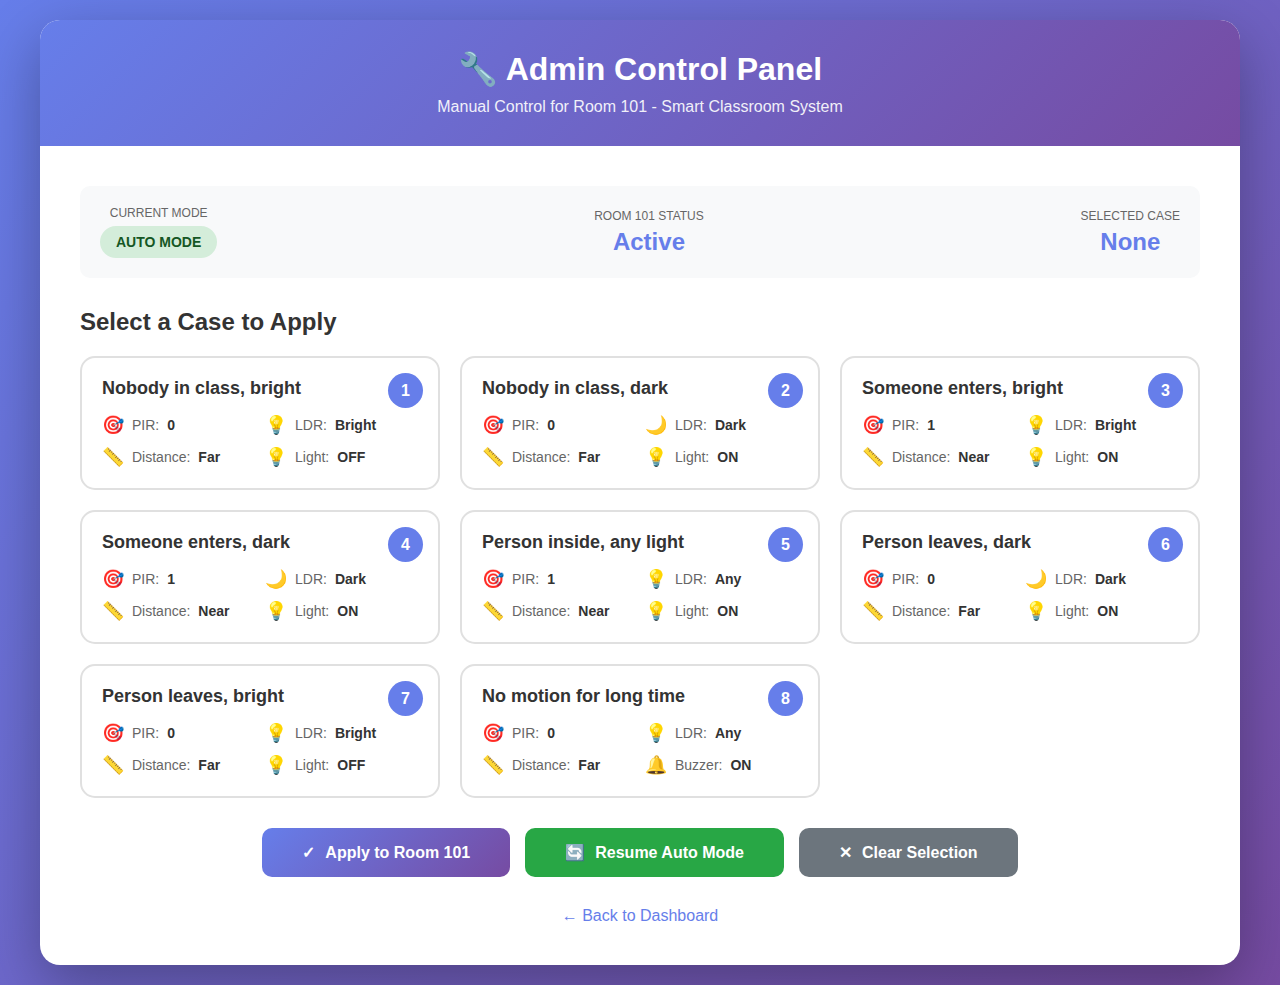
<file: admin_control_panel.html>
<!DOCTYPE html>
<html lang="en">
<head>
    <meta charset="UTF-8">
    <meta name="viewport" content="width=device-width, initial-scale=1.0">
    <title>Admin Control Panel - Room 101</title>
    <style>
        * {
            margin: 0;
            padding: 0;
            box-sizing: border-box;
        }
        
        body {
            font-family: 'Segoe UI', Tahoma, Geneva, Verdana, sans-serif;
            background: linear-gradient(135deg, #667eea 0%, #764ba2 100%);
            min-height: 100vh;
            padding: 20px;
        }
        
        .admin-container {
            max-width: 1200px;
            margin: 0 auto;
            background: white;
            border-radius: 20px;
            box-shadow: 0 20px 60px rgba(0,0,0,0.3);
            overflow: hidden;
        }
        
        .admin-header {
            background: linear-gradient(135deg, #667eea 0%, #764ba2 100%);
            color: white;
            padding: 30px;
            text-align: center;
        }
        
        .admin-header h1 {
            font-size: 32px;
            margin-bottom: 10px;
        }
        
        .admin-header p {
            opacity: 0.9;
            font-size: 16px;
        }
        
        .admin-content {
            padding: 40px;
        }
        
        .status-bar {
            background: #f8f9fa;
            border-radius: 10px;
            padding: 20px;
            margin-bottom: 30px;
            display: flex;
            justify-content: space-between;
            align-items: center;
        }
        
        .status-item {
            text-align: center;
        }
        
        .status-item .label {
            font-size: 12px;
            color: #666;
            text-transform: uppercase;
            margin-bottom: 5px;
        }
        
        .status-item .value {
            font-size: 24px;
            font-weight: bold;
            color: #667eea;
        }
        
        .mode-badge {
            display: inline-block;
            padding: 8px 16px;
            border-radius: 20px;
            font-weight: bold;
            font-size: 14px;
        }
        
        .mode-auto {
            background: #d4edda;
            color: #155724;
        }
        
        .mode-manual {
            background: #fff3cd;
            color: #856404;
        }
        
        .cases-grid {
            display: grid;
            grid-template-columns: repeat(auto-fit, minmax(300px, 1fr));
            gap: 20px;
            margin-bottom: 30px;
        }
        
        .case-card {
            background: white;
            border: 2px solid #e0e0e0;
            border-radius: 15px;
            padding: 20px;
            cursor: pointer;
            transition: all 0.3s ease;
            position: relative;
        }
        
        .case-card:hover {
            transform: translateY(-5px);
            box-shadow: 0 10px 25px rgba(0,0,0,0.1);
            border-color: #667eea;
        }
        
        .case-card.selected {
            border-color: #667eea;
            background: #f0f4ff;
        }
        
        .case-number {
            position: absolute;
            top: 15px;
            right: 15px;
            background: #667eea;
            color: white;
            width: 35px;
            height: 35px;
            border-radius: 50%;
            display: flex;
            align-items: center;
            justify-content: center;
            font-weight: bold;
        }
        
        .case-title {
            font-size: 18px;
            font-weight: bold;
            color: #333;
            margin-bottom: 15px;
            padding-right: 50px;
        }
        
        .case-details {
            display: grid;
            grid-template-columns: 1fr 1fr;
            gap: 10px;
        }
        
        .detail-item {
            display: flex;
            align-items: center;
            gap: 8px;
            font-size: 14px;
        }
        
        .detail-icon {
            font-size: 18px;
        }
        
        .detail-label {
            color: #666;
            font-weight: 500;
        }
        
        .detail-value {
            color: #333;
            font-weight: bold;
        }
        
        .control-buttons {
            display: flex;
            gap: 15px;
            justify-content: center;
            margin-top: 30px;
        }
        
        .btn {
            padding: 15px 40px;
            border: none;
            border-radius: 10px;
            font-size: 16px;
            font-weight: bold;
            cursor: pointer;
            transition: all 0.3s ease;
            display: flex;
            align-items: center;
            gap: 10px;
        }
        
        .btn-primary {
            background: linear-gradient(135deg, #667eea 0%, #764ba2 100%);
            color: white;
        }
        
        .btn-primary:hover {
            transform: scale(1.05);
            box-shadow: 0 5px 15px rgba(102, 126, 234, 0.4);
        }
        
        .btn-secondary {
            background: #6c757d;
            color: white;
        }
        
        .btn-secondary:hover {
            background: #5a6268;
        }
        
        .btn-success {
            background: #28a745;
            color: white;
        }
        
        .btn-success:hover {
            background: #218838;
        }
        
        .notification {
            position: fixed;
            top: 20px;
            right: 20px;
            background: white;
            padding: 20px 30px;
            border-radius: 10px;
            box-shadow: 0 10px 30px rgba(0,0,0,0.2);
            display: none;
            align-items: center;
            gap: 15px;
            z-index: 1000;
            animation: slideIn 0.3s ease;
        }
        
        @keyframes slideIn {
            from {
                transform: translateX(400px);
                opacity: 0;
            }
            to {
                transform: translateX(0);
                opacity: 1;
            }
        }
        
        .notification.show {
            display: flex;
        }
        
        .notification-icon {
            font-size: 24px;
        }
        
        .notification-text {
            font-size: 16px;
            font-weight: 500;
        }
        
        .dashboard-link {
            text-align: center;
            margin-top: 30px;
        }
        
        .dashboard-link a {
            color: #667eea;
            text-decoration: none;
            font-size: 16px;
            font-weight: 500;
        }
        
        .dashboard-link a:hover {
            text-decoration: underline;
        }
    </style>
</head>
<body>
    <div class="admin-container">
        <div class="admin-header">
            <h1>🔧 Admin Control Panel</h1>
            <p>Manual Control for Room 101 - Smart Classroom System</p>
        </div>
        
        <div class="admin-content">
            <div class="status-bar">
                <div class="status-item">
                    <div class="label">Current Mode</div>
                    <div class="value">
                        <span id="currentMode" class="mode-badge mode-auto">AUTO MODE</span>
                    </div>
                </div>
                <div class="status-item">
                    <div class="label">Room 101 Status</div>
                    <div class="value" id="room101Status">Active</div>
                </div>
                <div class="status-item">
                    <div class="label">Selected Case</div>
                    <div class="value" id="selectedCaseDisplay">None</div>
                </div>
            </div>
            
            <h2 style="margin-bottom: 20px; color: #333;">Select a Case to Apply</h2>
            
            <div class="cases-grid">
                <!-- Case 1 -->
                <div class="case-card" data-case="1">
                    <div class="case-number">1</div>
                    <div class="case-title">Nobody in class, bright</div>
                    <div class="case-details">
                        <div class="detail-item">
                            <span class="detail-icon">🎯</span>
                            <span class="detail-label">PIR:</span>
                            <span class="detail-value">0</span>
                        </div>
                        <div class="detail-item">
                            <span class="detail-icon">💡</span>
                            <span class="detail-label">LDR:</span>
                            <span class="detail-value">Bright</span>
                        </div>
                        <div class="detail-item">
                            <span class="detail-icon">📏</span>
                            <span class="detail-label">Distance:</span>
                            <span class="detail-value">Far</span>
                        </div>
                        <div class="detail-item">
                            <span class="detail-icon">💡</span>
                            <span class="detail-label">Light:</span>
                            <span class="detail-value">OFF</span>
                        </div>
                    </div>
                </div>
                
                <!-- Case 2 -->
                <div class="case-card" data-case="2">
                    <div class="case-number">2</div>
                    <div class="case-title">Nobody in class, dark</div>
                    <div class="case-details">
                        <div class="detail-item">
                            <span class="detail-icon">🎯</span>
                            <span class="detail-label">PIR:</span>
                            <span class="detail-value">0</span>
                        </div>
                        <div class="detail-item">
                            <span class="detail-icon">🌙</span>
                            <span class="detail-label">LDR:</span>
                            <span class="detail-value">Dark</span>
                        </div>
                        <div class="detail-item">
                            <span class="detail-icon">📏</span>
                            <span class="detail-label">Distance:</span>
                            <span class="detail-value">Far</span>
                        </div>
                        <div class="detail-item">
                            <span class="detail-icon">💡</span>
                            <span class="detail-label">Light:</span>
                            <span class="detail-value">ON</span>
                        </div>
                    </div>
                </div>
                
                <!-- Case 3 -->
                <div class="case-card" data-case="3">
                    <div class="case-number">3</div>
                    <div class="case-title">Someone enters, bright</div>
                    <div class="case-details">
                        <div class="detail-item">
                            <span class="detail-icon">🎯</span>
                            <span class="detail-label">PIR:</span>
                            <span class="detail-value">1</span>
                        </div>
                        <div class="detail-item">
                            <span class="detail-icon">💡</span>
                            <span class="detail-label">LDR:</span>
                            <span class="detail-value">Bright</span>
                        </div>
                        <div class="detail-item">
                            <span class="detail-icon">📏</span>
                            <span class="detail-label">Distance:</span>
                            <span class="detail-value">Near</span>
                        </div>
                        <div class="detail-item">
                            <span class="detail-icon">💡</span>
                            <span class="detail-label">Light:</span>
                            <span class="detail-value">ON</span>
                        </div>
                    </div>
                </div>
                
                <!-- Case 4 -->
                <div class="case-card" data-case="4">
                    <div class="case-number">4</div>
                    <div class="case-title">Someone enters, dark</div>
                    <div class="case-details">
                        <div class="detail-item">
                            <span class="detail-icon">🎯</span>
                            <span class="detail-label">PIR:</span>
                            <span class="detail-value">1</span>
                        </div>
                        <div class="detail-item">
                            <span class="detail-icon">🌙</span>
                            <span class="detail-label">LDR:</span>
                            <span class="detail-value">Dark</span>
                        </div>
                        <div class="detail-item">
                            <span class="detail-icon">📏</span>
                            <span class="detail-label">Distance:</span>
                            <span class="detail-value">Near</span>
                        </div>
                        <div class="detail-item">
                            <span class="detail-icon">💡</span>
                            <span class="detail-label">Light:</span>
                            <span class="detail-value">ON</span>
                        </div>
                    </div>
                </div>
                
                <!-- Case 5 -->
                <div class="case-card" data-case="5">
                    <div class="case-number">5</div>
                    <div class="case-title">Person inside, any light</div>
                    <div class="case-details">
                        <div class="detail-item">
                            <span class="detail-icon">🎯</span>
                            <span class="detail-label">PIR:</span>
                            <span class="detail-value">1</span>
                        </div>
                        <div class="detail-item">
                            <span class="detail-icon">💡</span>
                            <span class="detail-label">LDR:</span>
                            <span class="detail-value">Any</span>
                        </div>
                        <div class="detail-item">
                            <span class="detail-icon">📏</span>
                            <span class="detail-label">Distance:</span>
                            <span class="detail-value">Near</span>
                        </div>
                        <div class="detail-item">
                            <span class="detail-icon">💡</span>
                            <span class="detail-label">Light:</span>
                            <span class="detail-value">ON</span>
                        </div>
                    </div>
                </div>
                
                <!-- Case 6 -->
                <div class="case-card" data-case="6">
                    <div class="case-number">6</div>
                    <div class="case-title">Person leaves, dark</div>
                    <div class="case-details">
                        <div class="detail-item">
                            <span class="detail-icon">🎯</span>
                            <span class="detail-label">PIR:</span>
                            <span class="detail-value">0</span>
                        </div>
                        <div class="detail-item">
                            <span class="detail-icon">🌙</span>
                            <span class="detail-label">LDR:</span>
                            <span class="detail-value">Dark</span>
                        </div>
                        <div class="detail-item">
                            <span class="detail-icon">📏</span>
                            <span class="detail-label">Distance:</span>
                            <span class="detail-value">Far</span>
                        </div>
                        <div class="detail-item">
                            <span class="detail-icon">💡</span>
                            <span class="detail-label">Light:</span>
                            <span class="detail-value">ON</span>
                        </div>
                    </div>
                </div>
                
                <!-- Case 7 -->
                <div class="case-card" data-case="7">
                    <div class="case-number">7</div>
                    <div class="case-title">Person leaves, bright</div>
                    <div class="case-details">
                        <div class="detail-item">
                            <span class="detail-icon">🎯</span>
                            <span class="detail-label">PIR:</span>
                            <span class="detail-value">0</span>
                        </div>
                        <div class="detail-item">
                            <span class="detail-icon">💡</span>
                            <span class="detail-label">LDR:</span>
                            <span class="detail-value">Bright</span>
                        </div>
                        <div class="detail-item">
                            <span class="detail-icon">📏</span>
                            <span class="detail-label">Distance:</span>
                            <span class="detail-value">Far</span>
                        </div>
                        <div class="detail-item">
                            <span class="detail-icon">💡</span>
                            <span class="detail-label">Light:</span>
                            <span class="detail-value">OFF</span>
                        </div>
                    </div>
                </div>
                
                <!-- Case 8 -->
                <div class="case-card" data-case="8">
                    <div class="case-number">8</div>
                    <div class="case-title">No motion for long time</div>
                    <div class="case-details">
                        <div class="detail-item">
                            <span class="detail-icon">🎯</span>
                            <span class="detail-label">PIR:</span>
                            <span class="detail-value">0</span>
                        </div>
                        <div class="detail-item">
                            <span class="detail-icon">💡</span>
                            <span class="detail-label">LDR:</span>
                            <span class="detail-value">Any</span>
                        </div>
                        <div class="detail-item">
                            <span class="detail-icon">📏</span>
                            <span class="detail-label">Distance:</span>
                            <span class="detail-value">Far</span>
                        </div>
                        <div class="detail-item">
                            <span class="detail-icon">🔔</span>
                            <span class="detail-label">Buzzer:</span>
                            <span class="detail-value">ON</span>
                        </div>
                    </div>
                </div>
            </div>
            
            <div class="control-buttons">
                <button class="btn btn-primary" id="applyBtn" disabled>
                    <span>✓</span> Apply to Room 101
                </button>
                <button class="btn btn-success" id="autoModeBtn">
                    <span>🔄</span> Resume Auto Mode
                </button>
                <button class="btn btn-secondary" id="clearBtn">
                    <span>✕</span> Clear Selection
                </button>
            </div>
            
            <div class="dashboard-link">
                <a href="index.html">← Back to Dashboard</a>
            </div>
        </div>
    </div>
    
    <div class="notification" id="notification">
        <span class="notification-icon">✓</span>
        <span class="notification-text" id="notificationText">Case applied successfully!</span>
    </div>
    
    <script>
        let selectedCase = null;
        
        // Case definitions with sensor values
        const caseData = {
            1: { pir: 0, ldr: 800, distance: 250, description: "Nobody in class, bright" },
            2: { pir: 0, ldr: 50, distance: 250, description: "Nobody in class, dark" },
            3: { pir: 1, ldr: 800, distance: 75, description: "Someone enters, bright" },
            4: { pir: 1, ldr: 50, distance: 75, description: "Someone enters, dark" },
            5: { pir: 1, ldr: 500, distance: 60, description: "Person inside, any light" },
            6: { pir: 0, ldr: 50, distance: 250, description: "Person leaves, dark" },
            7: { pir: 0, ldr: 800, distance: 250, description: "Person leaves, bright" },
            8: { pir: 0, ldr: 400, distance: 280, description: "No motion for long time" }
        };
        
        // Handle case selection
        document.querySelectorAll('.case-card').forEach(card => {
            card.addEventListener('click', function() {
                // Remove previous selection
                document.querySelectorAll('.case-card').forEach(c => c.classList.remove('selected'));
                
                // Add selection to clicked card
                this.classList.add('selected');
                
                // Store selected case
                selectedCase = parseInt(this.getAttribute('data-case'));
                
                // Enable apply button
                document.getElementById('applyBtn').disabled = false;
                
                // Update display
                document.getElementById('selectedCaseDisplay').textContent = `Case ${selectedCase}`;
            });
        });
        
        // Apply button
        document.getElementById('applyBtn').addEventListener('click', function() {
            if (selectedCase) {
                // Save to localStorage for the main dashboard to read
                localStorage.setItem('adminOverride', JSON.stringify({
                    active: true,
                    case: selectedCase,
                    data: caseData[selectedCase],
                    timestamp: Date.now()
                }));
                
                // Update mode
                document.getElementById('currentMode').textContent = 'MANUAL MODE';
                document.getElementById('currentMode').className = 'mode-badge mode-manual';
                
                // Show notification
                showNotification(`Case ${selectedCase} applied to Room 101! Click "Resume Auto Mode" to return to CSV data.`);
                
                console.log(`✅ Admin Override: Case ${selectedCase} applied to Room 101 (Manual Mode Active)`);
            }
        });
        
        // Auto mode button
        document.getElementById('autoModeBtn').addEventListener('click', function() {
            localStorage.removeItem('adminOverride');
            document.getElementById('currentMode').textContent = 'AUTO MODE';
            document.getElementById('currentMode').className = 'mode-badge mode-auto';
            showNotification('Switched back to Auto Mode');
        });
        
        // Clear button
        document.getElementById('clearBtn').addEventListener('click', function() {
            document.querySelectorAll('.case-card').forEach(c => c.classList.remove('selected'));
            selectedCase = null;
            document.getElementById('applyBtn').disabled = true;
            document.getElementById('selectedCaseDisplay').textContent = 'None';
        });
        
        // Show notification
        function showNotification(message) {
            const notification = document.getElementById('notification');
            const notificationText = document.getElementById('notificationText');
            notificationText.textContent = message;
            notification.classList.add('show');
            
            setTimeout(() => {
                notification.classList.remove('show');
            }, 3000);
        }
        
        // Check current mode on load
        window.addEventListener('DOMContentLoaded', function() {
            const override = localStorage.getItem('adminOverride');
            if (override) {
                const data = JSON.parse(override);
                if (data.active) {
                    document.getElementById('currentMode').textContent = 'MANUAL MODE';
                    document.getElementById('currentMode').className = 'mode-badge mode-manual';
                    document.getElementById('selectedCaseDisplay').textContent = `Case ${data.case}`;
                }
            }
        });
    </script>
</body>
</html>
</file>
